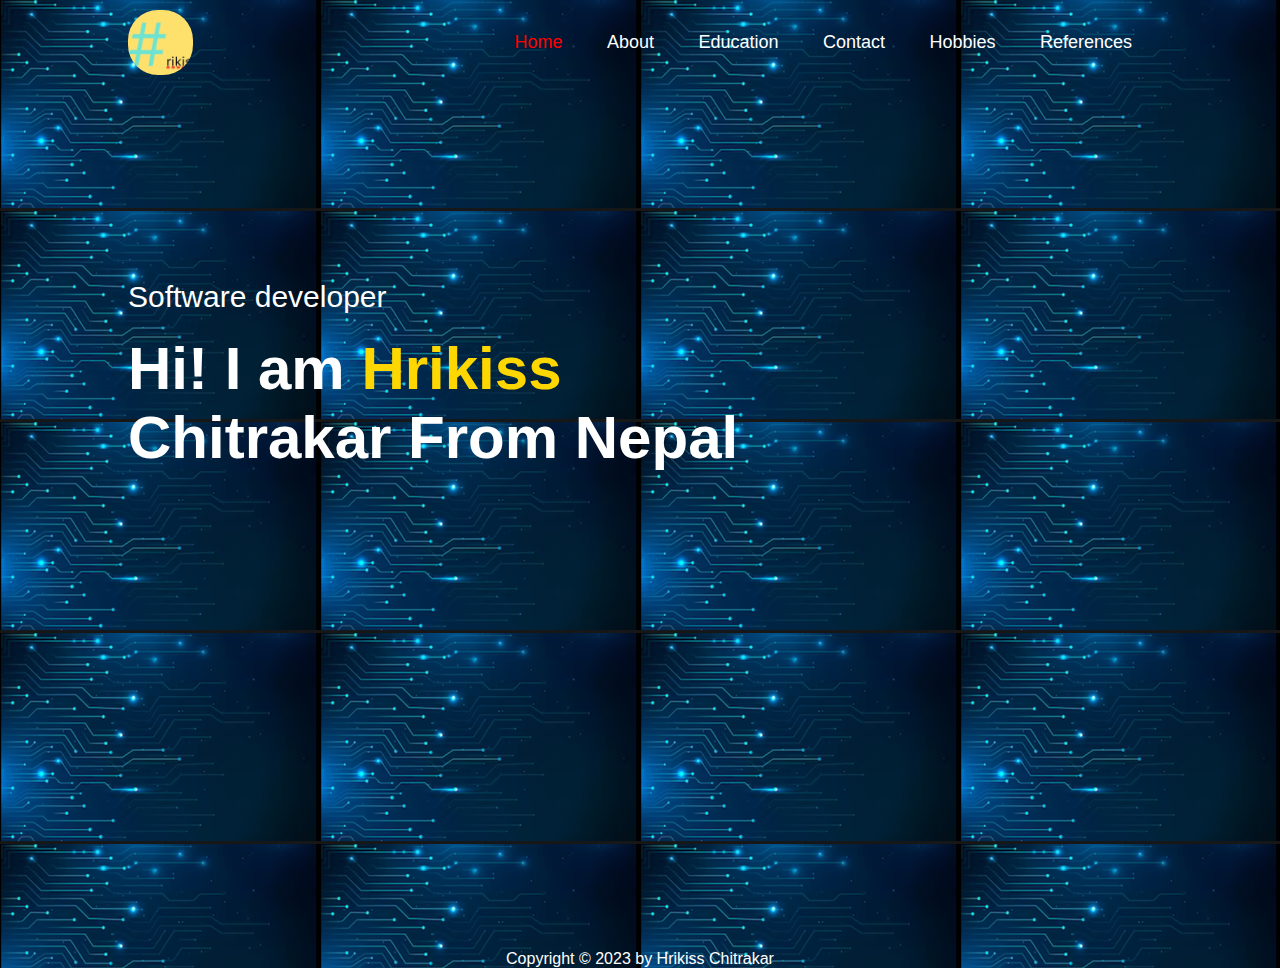
<file: index.html>
<!DOCTYPE html>
<html lang="en">
  <head>
    <!-- Character encoding set to UTF-8 -->
    <meta charset="UTF-8" />
    <!-- Used for Internet Explorer compatibility -->
    <meta http-equiv="X-UA-Compatible" content="IE=edge" />
    <!-- Sets the viewport for responsive design -->
    <meta name="viewport" content="width=device-width, initial-scale=1.0" />
    <!-- Title of the document -->
    <title>Hrikiss Chitrakar</title>
    <!-- Link to the stylesheet -->
    <link rel="stylesheet" href="style.css" />
    <!-- Link to the logo as a favicon -->
    <link rel="icon" href="./images/logo.png" type="image/x-icon" />
  </head>
  <body>
    <header>
      <div class="container">
        <nav>
          <!-- Logo for the website -->
          <img src="images/logo.png" class="logo" alt="logo" />
          <!-- Navigation links -->
          <ul>
            <li><a href="#" class="active-links">Home</a></li>
            <li><a href="about.html">About</a></li>
            <li><a href="education.html">Education</a></li>
            <li><a href="contact.html">Contact</a></li>
            <li><a href="hobbies.html">Hobbies</a></li>
            <li><a href="references.html">References</a></li>
          </ul>
        </nav>
        <!-- Text in the header -->
        <div class="header-text">
          <p>Software developer</p>
          <h1>
            Hi! I am <span>Hrikiss</span><br />
            Chitrakar From Nepal
          </h1>
        </div>
      </div>
    </header>
    <footer>
      <!-- Copyright statement -->
      <p>Copyright &copy; 2023 by Hrikiss Chitrakar</p>
    </footer>
    <script src="main.js"></script>
  </body>
</html>
</file>
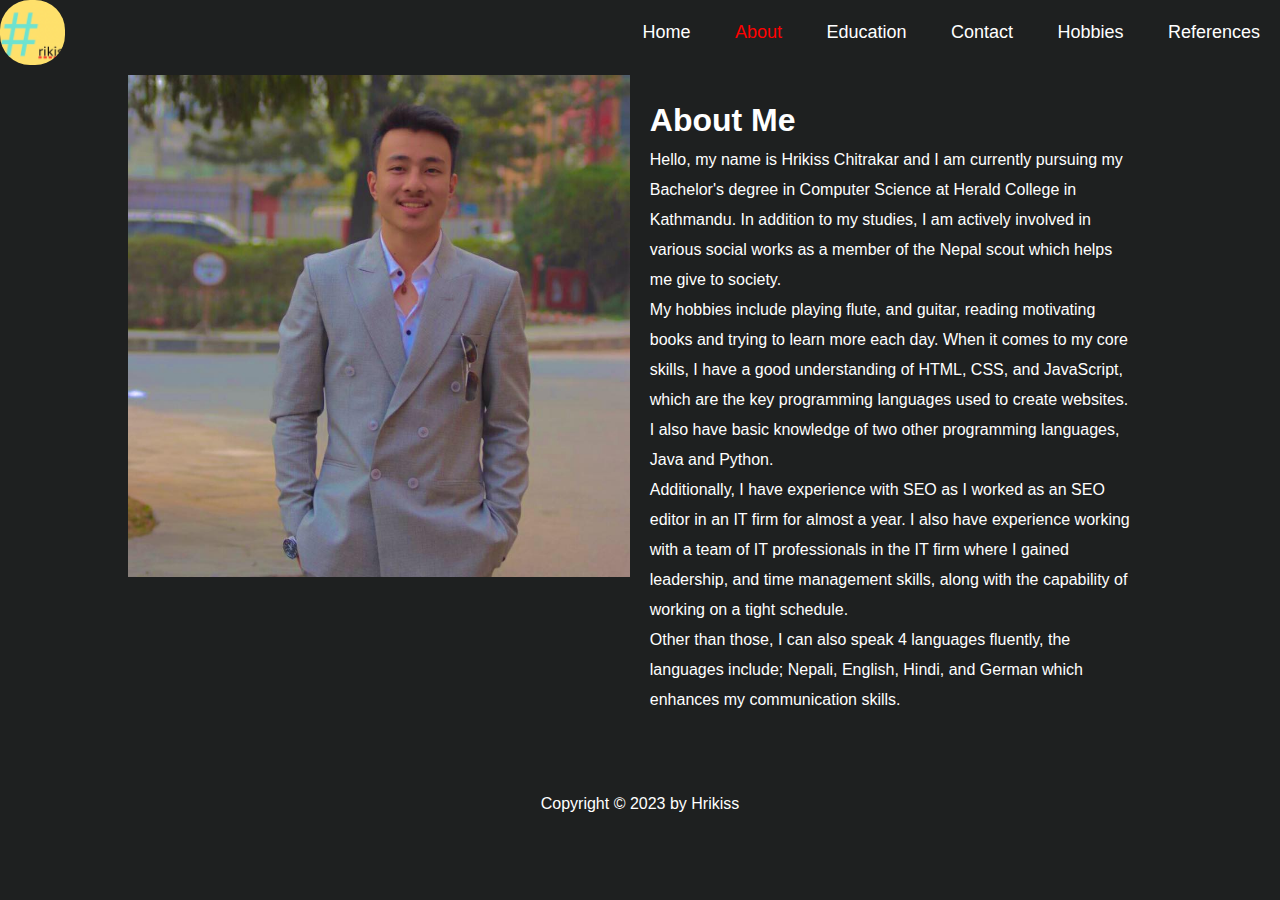
<file: about.html>
<!DOCTYPE html>
<html lang="en">
  <head>
    <meta charset="UTF-8" />
    <meta http-equiv="X-UA-Compatible" content="IE=edge" />
    <meta name="viewport" content="width=device-width, initial-scale=1.0" />
    <title>About me</title>
    <link rel="stylesheet" href="style.css" />
    <link rel="stylesheet" href="about.css" />
  </head>

  <body>
    <!About page html started>
    <nav>
      <img src="images/logo.png" class="logo" alt="logo" />
      <ul>
        <li><a href="index.html">Home</a></li>
        <li><a href="about.html" class="active-links">About </a></li>
        <li><a href="education.html">Education</a></li>
        <li><a href="contact.html">Contact</a></li>
        <li><a href="hobbies.html">Hobbies</a></li>
        <li><a href="references.html">References</a></li>
      </ul>
    </nav>
    <div class="container">
      <div class="image">
        <img src="images/Hrikiss.jpg" alt="Hrikiss Chitrakar" />
      </div>
      <div class="aboutme">
        <h1>About Me</h1>
        <p>
          Hello, my name is Hrikiss Chitrakar and I am currently pursuing my
          Bachelor's degree in Computer Science at Herald College in Kathmandu.
          In addition to my studies, I am actively involved in various social
          works as a member of the Nepal scout which helps me give to society.
          <br />
          My hobbies include playing flute, and guitar, reading motivating books
          and trying to learn more each day. When it comes to my core skills, I
          have a good understanding of HTML, CSS, and JavaScript, which are the
          key programming languages used to create websites. I also have basic
          knowledge of two other programming languages, Java and Python.
          <br />Additionally, I have experience with SEO as I worked as an SEO
          editor in an IT firm for almost a year. I also have experience working
          with a team of IT professionals in the IT firm where I gained
          leadership, and time management skills, along with the capability of
          working on a tight schedule. <br />Other than those, I can also speak
          4 languages fluently, the languages include; Nepali, English, Hindi,
          and German which enhances my communication skills.
        </p>
      </div>
    </div>

    <footer>
      <!-- Copyright statement -->
      <p>Copyright &copy; 2023 by Hrikiss</p>
    </footer>
  </body>
  <!-- Copyright statement -->
</html>
</file>
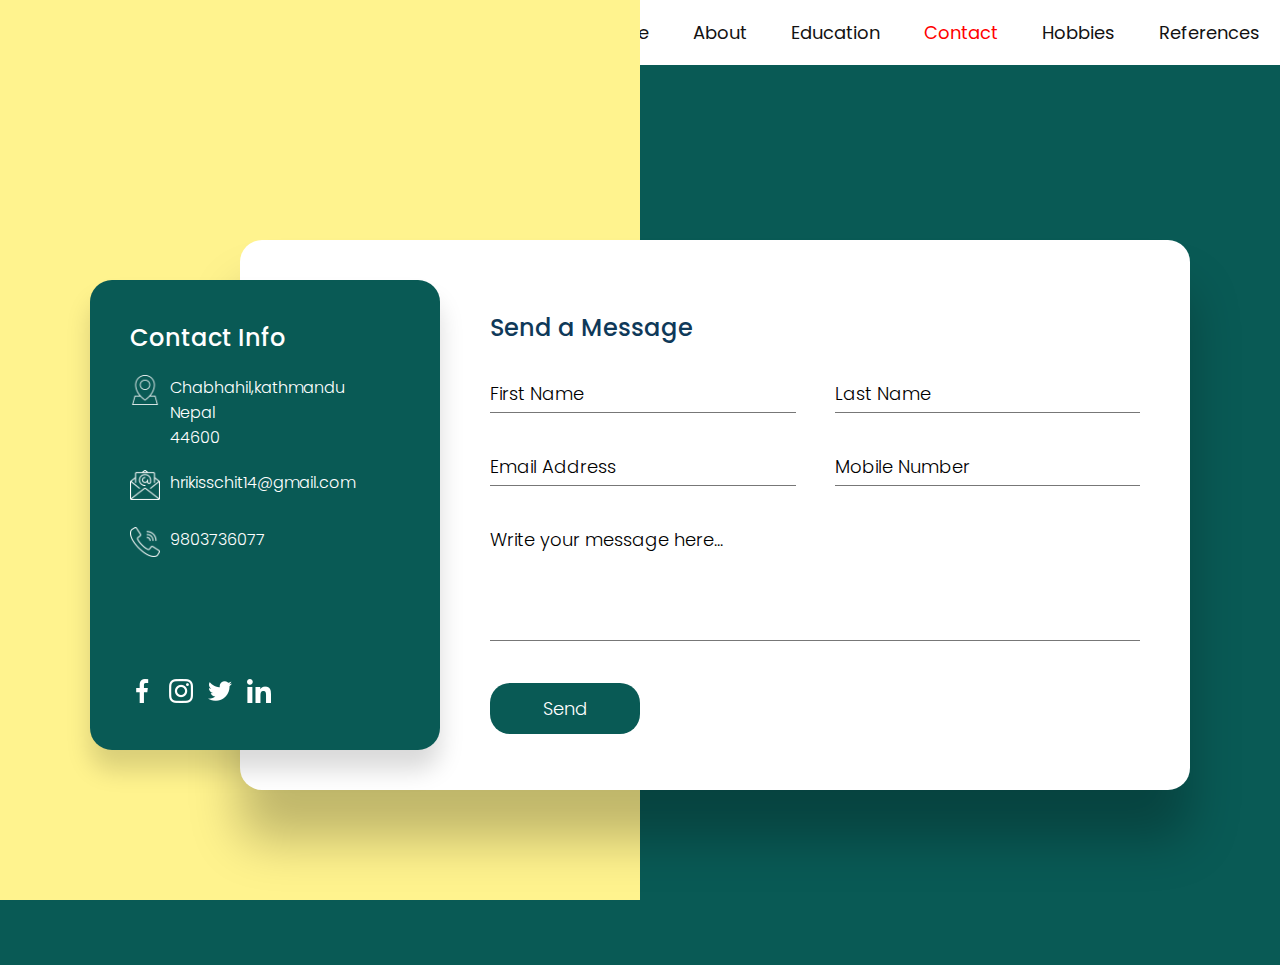
<file: contact.html>
<!doctype html>
<html>
    <head>
    <meta charset="utf-8">
    <meta name="viewport" content="width=device-width, initial-scale=1.0">
    <title> Contact Us - Responsive Page Design</title>
    <link rel="shortcut icon" type="image/jpg" href="/images/news2.png"/>
    <style>
        @import url('https://fonts.googleapis.com/css2?family=Poppins:wght@200&display=swap');
        @import url('https://fonts.googleapis.com/css2?family=Poppins:wght@300&display=swap');
        @import url('https://fonts.googleapis.com/css2?family=Poppins:wght@400&display=swap');
        @import url('https://fonts.googleapis.com/css2?family=Poppins:wght@500&display=swap');
        @import url('https://fonts.googleapis.com/css2?family=Poppins:wght@600&display=swap');
        @import url('https://fonts.googleapis.com/css2?family=Poppins:wght@700&display=swap');
        @import url('https://fonts.googleapis.com/css2?family=Poppins:wght@800&display=swap');
        @import url('https://fonts.googleapis.com/css2?family=Poppins:wght@900&display=swap');
    </style>
    <link rel="stylesheet" href="contact.css">
    </head>
    <body>
         <nav>
        <img src="images/logo.png" class= "logo" alt="logo"> 
        <ul>
         <li><a href="index.html">Home</a></li>
         <li><a href="about.html" >About </a></li>
         <li><a href="education.html">Education</a></li>
         <li><a href="contact.html" class="activee">Contact</a></li>
         <li><a href="hobbies.html">Hobbies</a></li>
         <li><a href="references.html">References</a></li>
        </ul>
     </nav>
        <section>
            <div class="container">
                <div class="contactInfo"> 
                    <div>
                        <h2>Contact Info</h2>
                        <ul class="info">
                            <li>
                                <span><img src="/images/location.png"></span>
                                <span>Chabhahil,kathmandu<br>
                                    Nepal<br>
                                    44600</span>
                                </span>
                            </li>
                            <li>
                                <span><img src="/images/mail.png"></span>
                                <!-- <span>hrikisschit14@gmail.com</span> -->
                                <span><a href = "mailto: hrikisschit14@gmail.com">hrikisschit14@gmail.com</a></span>
                            </li>
                            <li>
                                <span><img src="/images/call.png"></span>
                                <span>9803736077</span>
                            </li>

                        </ul>
                    </div>
                    <ul class="sci">
                        <li><a href="https://www.facebook.com"><img src="/images/1.png"></a></li>
                        <li><a href="https://www.instagram.com"><img src="/images/3.png"></a></li>
                        <li><a href="https://twitter.com/home"><img src="/images/2.png"></a></li>
                        <li><a href="https://www.linkedin.com/in/hrikiss-s-chitrakar-b257b7259/"><img src="/images/5.png"></a></li>
                        
                    </ul>
                </div>
                    <div class="contactForm">
                        <h2>Send a Message</h2>
                        <div class="formBox">
                        <div class="inputBox w50">
                            <input type="text" name="" required>
                            <span>First Name</span>
                        </div>
                        <div class="inputBox w50">
                            <input type="text" required>
                            <span>Last Name</span>
                        </div>
                        <div class="inputBox w50">
                            <input type="email" required>
                            <span>Email Address</span>
                        </div>
                        <div class="inputBox w50">
                            <input type="text" required>
                            <span>Mobile Number</span>
                        </div>
                        <div class="inputBox w100">
                            <textarea required></textarea>
                            <span>Write your message here...</span>
                        </div>
                        <div class="inputBox w100">
                            <input type="submit" value="Send">
                        </div>
                    </div>
                </div>
                    
                    
             
        </section>
    </body>
</html>
</file>
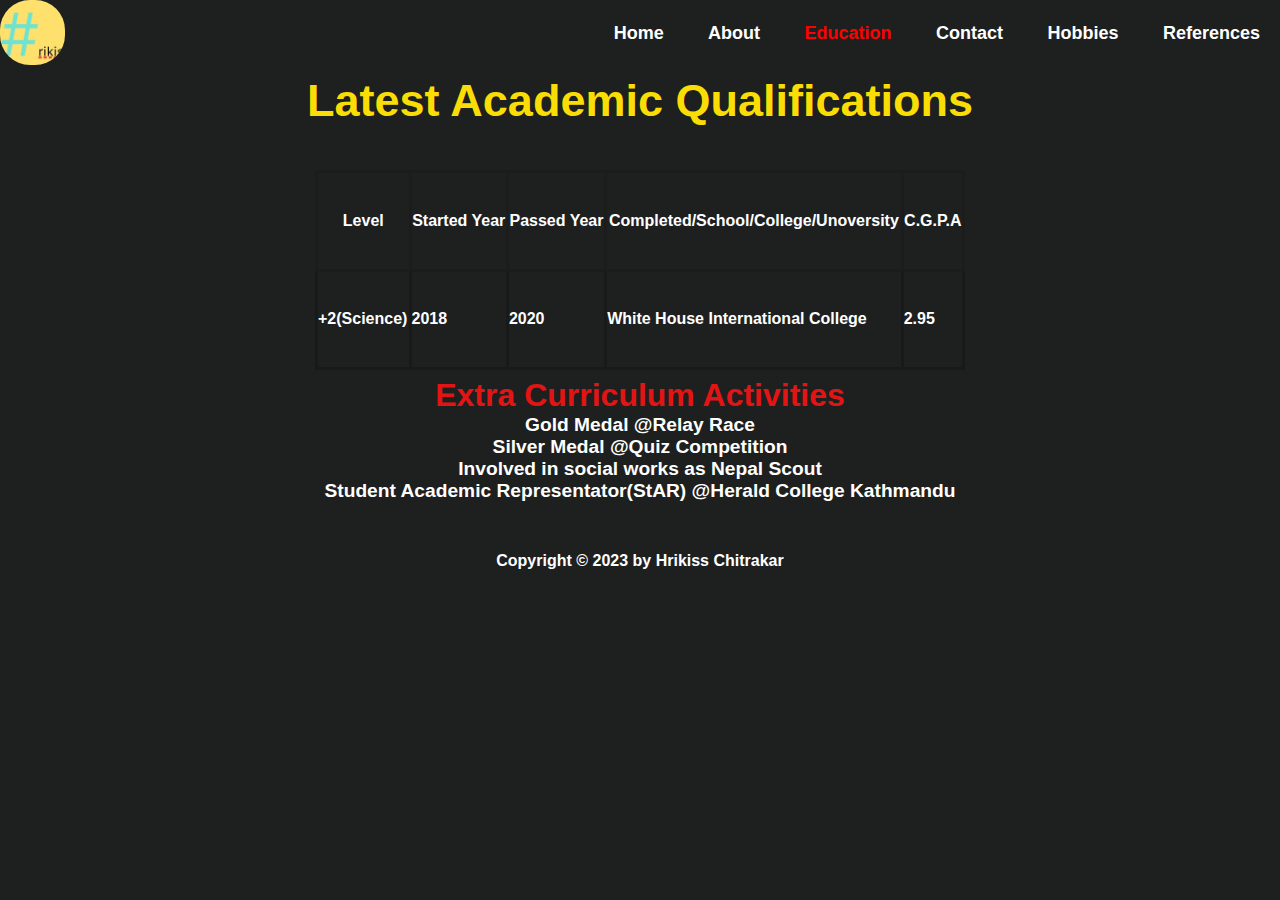
<file: education.html>
<!DOCTYPE html>
<html lang="en">
  <head>
    <meta charset="UTF-8" />
    <meta http-equiv="X-UA-Compatible" content="IE=edge" />
    <meta name="viewport" content="width=device-width, initial-scale=1.0" />
    <title>Portfolio</title>
    <link rel="stylesheet" href="education.css" />
  </head>
  <body>
    <div class="container">
      <nav>
        <img src="images/logo.png" class="logo" alt="logo" />
        <ul>
          <li><a href="index.html">Home</a></li>
          <li><a href="about.html">About</a></li>
          <li><a href="education.html" class="activee">Education</a></li>
          <li><a href="contact.html">Contact</a></li>
          <li><a href="hobbies.html">Hobbies</a></li>
          <li><a href="references.html">References</a></li>
        </ul>
      </nav>
    </div>
    <h1>Latest Academic Qualifications</h1>
    <table border="1" cellspacing="2" cellspacing>
      <tr>
        <th>Level</th>
        <th>Started Year</th>
        <th>Passed Year</th>
        <th>Completed/School/College/Unoversity</th>
        <th>C.G.P.A</th>
      </tr>
      <tr>
        <td>+2(Science)</td>
        <td>2018</td>
        <td>2020</td>
        <td>White House International College</td>
        <td>2.95</td>
      </tr>
    </table>
    <h2>Extra Curriculum Activities</h2>

    <li>Gold Medal @Relay Race</li>
    <li>Silver Medal @Quiz Competition</li>
    <li>Involved in social works as Nepal Scout</li>
    <li>Student Academic Representator(StAR) @Herald College Kathmandu</li>
    <footer>
      <!-- Copyright statement -->
      <p>Copyright &copy; 2023 by Hrikiss Chitrakar</p>
    </footer>
  </body>
</html>
</file>
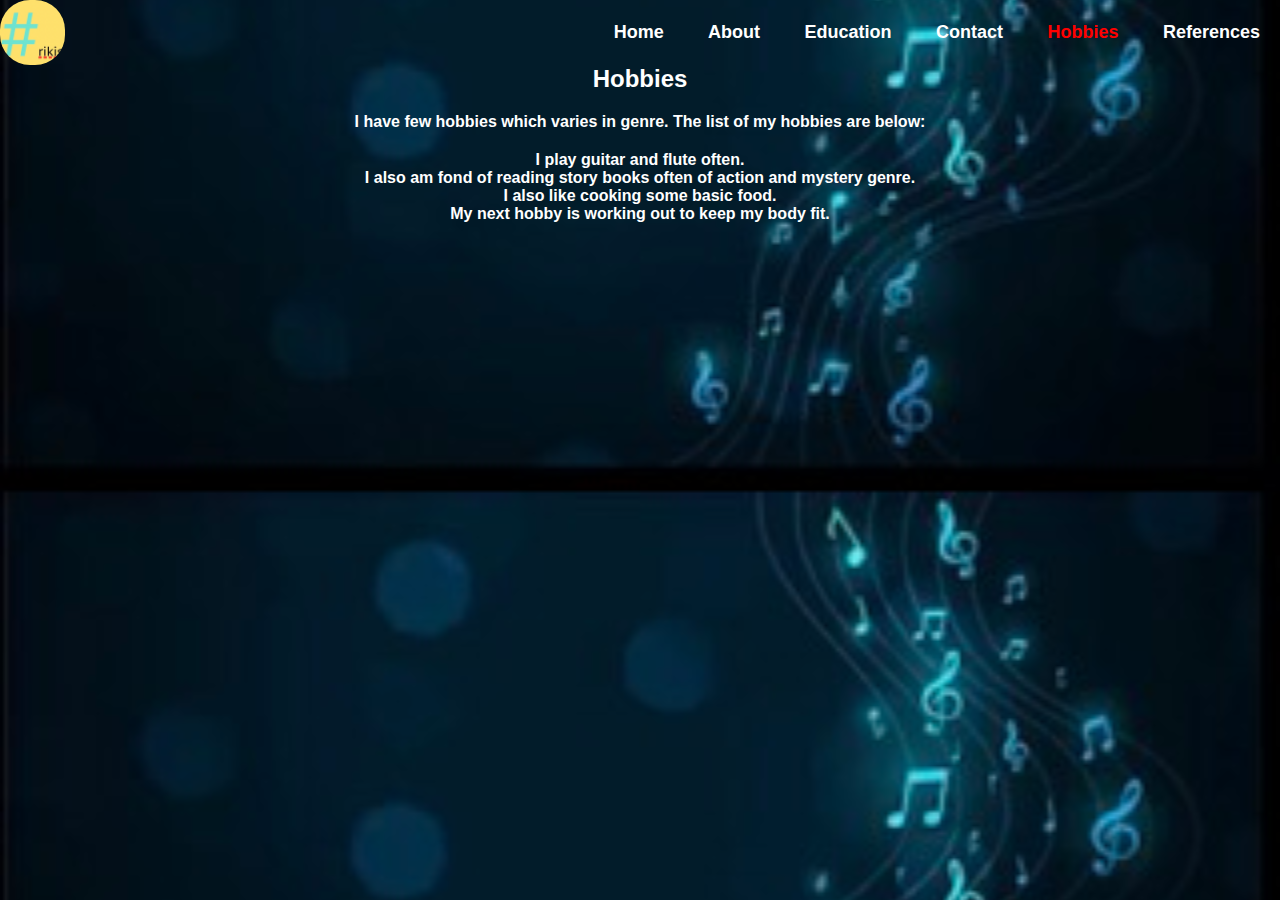
<file: hobbies.html>
<!DOCTYPE html>
<html lang="en">
  <head>
    <meta charset="UTF-8" />
    <meta http-equiv="X-UA-Compatible" content="IE=edge" />
    <meta name="viewport" content="width=device-width, initial-scale=1.0" />
    <title>Hobbies</title>
    <link rel="stylesheet" href="hobbies.css" />
  </head>
  <body>
    <div class="container">
      <nav>
        <img src="images/logo.png" class="logo" alt="logo" />
        <ul>
          <li><a href="index.html">Home</a></li>
          <li><a href="about.html">About</a></li>
          <li><a href="education.html">Education</a></li>
          <li><a href="contact.html">Contact</a></li>
          <li><a href="hobbies.html" class="activee">Hobbies</a></li>
          <li><a href="references.html">References</a></li>
        </ul>
      </nav>
      <h2>Hobbies</h2>
      <p>
        I have few hobbies which varies in genre. The list of my hobbies are
        below:
      </p>

      <p>
        I play guitar and flute often.<br />

        I also am fond of reading story books often of action and mystery genre.
        <br />
        I also like cooking some basic food.<br />
        My next hobby is working out to keep my body fit.
      </p>
    </div>
  </body>
</html>
</file>
<file: style.css>
*{margin: 0;
  padding: 0;
  font-family: 'poppins', sans-serif;
  box-sizing: border-box;
}
body{
    /* background: #080808; setting background colour */
    background-image: url("images/background.jpg");
    color: #fff;
}
header{
    width: 100%;
    height: 100vh;
    background-size: cover;
    background-position: center;
}
.active-links{
    color: red;
}
.container{
    padding: 10px 10%;
}
nav{
    display: flex;
    align-items: center;
    justify-content: space-between;
    flex-wrap: wrap;
}
.logo{
    width: 65px; /*determining logo width*/
    height: 65px;
    object-fit: cover;
    border-radius: 30px;

}
nav ul li{ /*working for list*/
    display: inline-block;
    list-style: none;
    margin: 10px 20px;
}
nav ul li a{
    color: #fff;
    text-decoration: none; /* Removing text underline*/
    font-size: 18px;
    position: relative;
}
nav ul li a::after{
    content: ' ';
    width: 0;
    height: 3px;
    background: #ff004f;
    position: absolute;
    left: 0;
    bottom: -6px;
    transition: 0.5s;
}
nav ul li a:hover::after{
    width: 100%;
}
.header-text{
    margin-top: 20%;
    font-size: 30px;

}
.header-text h1{
    font-size: 60px;
    margin-top: 20px;

}
.header-text h1 span{
    color: gold;

}
footer {
    text-align: center;
    margin-top: 50px;
  }

@media (max-width: 600px)
{
    .container .contactForm
    {
        padding: 25px;
    }

    .container .contactInfo{
        padding: 25px;
        flex-direction: column;
        align-items: flex-start;
    }

    .container .contactInfo ul.sci
    {
        margin-top: 40px;
    }

    .container .contactForm .formBox .inputBox.w50
    {
        width: 100%;
    }
}
</file>
<file: about.css>
*{margin: 0;
    padding: 0;
    font-family: 'poppins', sans-serif;
    box-sizing: border-box;
  }
  body{
    background: #010101; /* setting background colour*/
    background-color: rgb(30, 32, 32);
    color: #fff;
}
.container{
  width:100%;
  display: flex; /*to get contain side by side*/
  /* justify-content: space-between; */
  /* align-items: flex-start; */
  /* padding: 30px 5%; */
  /* height: 100vh; */
}
.image{
  width: 50%;
}
img{
  width: 100%;
  height: auto;
  object-fit: cover;
}
h1{
  line-height: 50px;
}
.aboutme{
  width: 50%;
  margin:10px;
  padding:10px;
  line-height: 30px;
}
.tab-titles{
  display: flex;
  margin: 20px 0 40px;
}
.tab-links{
  margin-right: 50px;
  font-size: 18px;
  font-weight: 500;
  cursor: pointer;
  position: relative;
}
.tab-links::after{
  content: ' ' ;
  width: 0;
  height: 3px;
  background: #ff004f;
  position: absolute;
  left: 0;
  bottom: -8px;
  transition: 0.5s;

}
.tab-content ul li{
  list-style: none;
  margin: 10px 0;
}
.tab-content ul li span{
  color: #79d70c;
  font-size: 14px;
}
.Edu-table{
  border:1px solid rgb(238, 155, 13);
}
footer {
  text-align: center;
  margin-top: 50px;
}
</file>
<file: contact.css>
/* @import url('http://fonts.googleapis.com/css2?family=Poppins:wght@200;300;400;500;600;700;800;900&display=swap'); */

*
{
    margin: 0;
    padding: 0;
    box-sizing: border-box;
    font-family: 'Poppins',sans-serif;
}
.activee{
    color: red;
}
nav{
    display: flex;
    align-items: center;
    justify-content: space-between;
    flex-wrap: wrap;
}
.logo{
    width: 65px; /*determining logo width*/
    height: 65px;
    object-fit: cover;
    border-radius: 30px;

}
nav ul li{ /*working for list*/
    display: inline-block;
    list-style: none;
    margin: 10px 20px;
}
nav ul li a{
    color: rgb(19, 18, 18);
    text-decoration: none; /* Removing text underline*/
    font-size: 18px;
    position: relative;
}
nav ul li a::after{
    content: ' ';
    width: 0;
    height: 3px;
    background: #ff004f;
    position: absolute;
    left: 0;
    bottom: -6px;
    transition: 0.5s;
}
nav ul li a:hover::after{
    width: 100%;
}



section
{
    display: flex;
    justify-content: center;
    align-items: center;
    min-height: 100vh;
    background-color: #095a55;

}
section::before
{
    content: '';
    position: absolute;
    top: 0;
    left: 0;
    width: 50%;
    height: 100%;
    background: #fff38e;
}

.container
{
    position: relative;
    min-width: 1100px;
    min-height: 550px;
    display: flex;
    z-index: 1000;
    /* border-radius: 22px; */
    /* background-color: #fff; */

}

.container .contactInfo
{
    position: absolute;
    top: 40px;
    width: 350px;
    height: calc(100% - 80px);
    background: #095a55;
    z-index: 1;
    padding: 40px;
    display: flex;
    justify-content: center;
    flex-direction: column;
    justify-content: space-between;
    box-shadow: 0 20px 25px rgba(0,0,0,0.15); 
    border-radius: 22px;
}

.container .contactInfo h2
{
    color: #fff;
    font-size:24px;
    font-weight: 500;
}

.container .contactInfo ul.info 
{
   position: relative;
   margin: 20px 0; 
}

.container .contactInfo ul.info li
{
   position: relative;
   list-style: none;
   display: flex;
   margin: 20px 0;
   cursor: pointer;
   align-items: flex-start;
}

.container .contactInfo ul.info li span:nth-child(1)
{
    width: 30px;
    min-width: 30px;
}

/* for gmail */
.container .contactInfo ul.info li span a
{
    color: #fff;
    text-decoration: none;
    width: 30px;
    min-width: 30px;
    
}

.container .contactInfo ul.info li span:nth-child(1) img
{
    max-width: 100%;
    filter: invert(1);
}

.container .contactInfo ul.info li span:nth-child(2)
{
    color: #fff;
    margin-left: 10px;
    font-weight: 300;
}

.container .contactInfo ul.sci
{
    position: relative;
    display: flex;
}

.container .contactInfo ul.sci li
{
   list-style: none;  
   margin-right: 15px;
}

.container .contactInfo ul.sci li a
{
   text-decoration: none;
}

.container .contactInfo ul.sci li a img
{
   filter: invert(1);
}

.container .contactForm
{
    position: absolute;
    padding: 70px 50px;
    padding-left: 250px;
    margin-left: 150px;
    width: calc(100% - 150px);
    height: 100%;
    background: #fff; 
    box-shadow: 0 50px 50px rgba(0,0,0,0.25);
    border-radius: 22px;
}

.container .contactForm h2
{
    color: #0f3959;
    font-size: 24px;
    font-weight: 500;
}

.container .contactForm .formBox
{
    position: relative;
    display: flex;
    justify-content: space-between;
    flex-wrap: wrap;
    padding-top: 30px;
}

.container .contactForm .formBox .inputBox
{
    position: relative;
    margin-bottom: 35px;
}

.container .contactForm .formBox .inputBox.w50
{
    width: 47%;
}

.container .contactForm .formBox .inputBox.w100
{
    width: 100%;
}

.container .contactForm .formBox .inputBox input,
.container .contactForm .formBox .inputBox textarea 
{
    width: 100%;
    resize: none;
    padding: 5px 0;
    font-size: 18px;
    font-weight: 300;
    color: #333;
    border: none;
    outline: none;
    border-bottom: 1px solid #777;
}

.container .contactForm .formBox .inputBox textarea 
{
    height: 120px;
}

.container .contactForm .formBox .inputBox span 
{
    position: absolute;
    left: 0;
    padding: 5px 0;
    pointer-events: none;
    font-size: 18px;
    font-weight: 300;
    transition: 0.3s;
}

.container .contactForm .formBox .inputBox input:focus ~ span,
.container .contactForm .formBox .inputBox input:valid ~ span,
.container .contactForm .formBox .inputBox textarea:focus ~ span, 
.container .contactForm .formBox .inputBox textarea:valid ~ span
{
    transform: translateY(-20px);
    font-size:  12px;
    font-weight: 400;
    letter-spacing: 1px;
    color: #095a55;
    font-weight: 500;
} 

/* Css for the submit button */
.container .contactForm .formBox .inputBox input[type="submit"]         
{
    position: relative;
    cursor: pointer;
    background: #095a55;
    border-radius: 20px;
    color: #fff;
    border: none;
    max-width: 150px;
    padding: 12px;

}

.container .contactForm .formBox .inputBox input[type="submit"]:hover{
    background: #0d9480;
}

/* make the form responsive */
@media (max-width: 1200px)
{
    .container
    {
        width: 90%;
        min-width: auto;
        margin: 20px;
        box-shadow: 0 20px 50px rgba(0,0,0,0.2);
    }

    .container .contactInfo
    {
        top: 0;
        height: 550px;
        position: relative;
        box-shadow: none;
        border-radius: 0px;
    }

    .container .contactForm
    {
        position: relative;
        width: calc(100% - 350px);
        padding-left: 0;
        margin-left: 0;
        padding: 40px;
        height: 550px;
        box-shadow: none;
        border-radius: 0px;
    }
}

@media (max-width: 991px)
{
    section
    {
        display: flex;
        justify-content: center;
        align-items: center;
        min-height: 100vh;
        background: #fff38e;
    }

    section::before
    {
        display: none;
    }

    .container
    {
        display: flex;
        flex-direction: column-reverse;
    }

    .container .contactForm
    {
        width: 100%;
        height: auto;
        border-radius: 0px;
    }

    .container .contactInfo
    {
        width: 100%;
        height: auto;
        flex-direction: row;
        border-radius: 0px;
    }
    .container .contactInfo ul.sci
    {
       position: relative;
       display: flex;
       justify-content: center;
       align-items: center;
    }
}

@media (max-width: 600px)
{
    .container .contactForm
    {
        padding: 25px;
    }

    .container .contactInfo{
        padding: 25px;
        flex-direction: column;
        align-items: flex-start;
    }

    .container .contactInfo ul.sci
    {
        margin-top: 40px;
    }

    .container .contactForm .formBox .inputBox.w50
    {
        width: 100%;
    }
}
</file>
<file: education.css>
*{
    margin: 0;
    padding: 0;
    box-sizing: border-box;
    font-family: 'Poppins',sans-serif;
}
body{
  background: #010101; 
  background-color: rgb(30, 32, 32);
  color: #fff;
  position: 0;
  margin: 0;
  font-family: Verdana, Geneva, Tahoma, sans-serif;
  /* background-image: url(images/education.jpg); */
  background-size: cover;
  background-position: center;
  font-weight: bolder;
}
.activee{
    color: red;
}
nav{
    display: flex;
    align-items: center;
    justify-content: space-between;
    flex-wrap: wrap;
}
.logo{
    width: 65px; /*determining logo width*/
    height: 65px;
    object-fit: cover;
    border-radius: 30px;

}
nav ul li{ /*working for list*/
    display: inline-block;
    list-style: none;
    margin: 10px 20px;
}
nav ul li a{
    color: #fff;
    text-decoration: none; /* Removing text underline*/
    font-size: 18px;
    position: relative;
}
nav ul li a::after{
    content: ' ';
    width: 0;
    height: 3px;
    background: #ff004f;
    position: absolute;
    left: 0;
    bottom: -6px;
    transition: 0.5s;
}
nav ul li a:hover::after{
    width: 100%;
}

table{
  position: absolute;
  left: 50%;
  top: 30%;
   transform: translate(-50%,-50%);
   border-collapse: collapse;
   width: 650px;
   height: 200px;
   border: 1px solid rgb(255, 0, 234);
   
}
th{
  border:3px solid rgb(28, 28, 29);
  border-collapse: collapse;
}
td{
  border:3px solid rgb(25, 25, 26);
  border-collapse: collapse;
}
h1{
  text-align: center;
  font-size: 5vh;
  font-weight: bolder;
  color: rgb(249, 221, 5);
  padding-top: 10px;
}
h2{
text-align: center;
font-size:xx-large ;
font-weight: bolder;
color: rgb(227, 20, 20);
padding-top: 250px
}
li{
  align-items: center;
 text-align: center;
 font-size: larger;
 font-weight: bolder;
 color: #ffff;
}
@media (max-width: 600px)
{
    .container .contactForm
    {
        padding: 25px;
    }

    .container .contactInfo{
        padding: 25px;
        flex-direction: column;
        align-items: flex-start;
    }

    .container .contactInfo ul.sci
    {
        margin-top: 40px;
    }

    .container .contactForm .formBox .inputBox.w50
    {
        width: 100%;
    }
}
footer {
    text-align: center;
    margin-top: 50px;
  }
</file>
<file: hobbies.css>
*
{
    margin: 0;
    padding: 0;
    box-sizing: border-box;
    font-family: 'Poppins',sans-serif;
}
body{
    color: #ffff;
    position: 0;
    margin: 0;
    font-family: Verdana, Geneva, Tahoma, sans-serif;
    background-image: url(images/background1.jpg);
    background-size: cover;
    background-position: center;
    font-weight: bolder;
  }
.activee{
    color: red;
}
nav{
    display: flex;
    align-items: center;
    justify-content: space-between;
    flex-wrap: wrap;
}
.logo{
    width: 65px; /*determining logo width*/
    height: 65px;
    object-fit: cover;
    border-radius: 30px;

}
nav ul li{ /*working for list*/
    display: inline-block;
    list-style: none;
    margin: 10px 20px;
}
nav ul li a{
    color: #fff;
    text-decoration: none; /* Removing text underline*/
    font-size: 18px;
    position: relative;
}
nav ul li a::after{
    content: ' ';
    width: 0;
    height: 3px;
    background: #ff004f;
    position: absolute;
    left: 0;
    bottom: -6px;
    transition: 0.5s;
}
nav ul li a:hover::after{
    width: 100%;
}

h2{
    text-align: center;
}

p{
    margin:20px;
    text-align: center;
}
</file>
